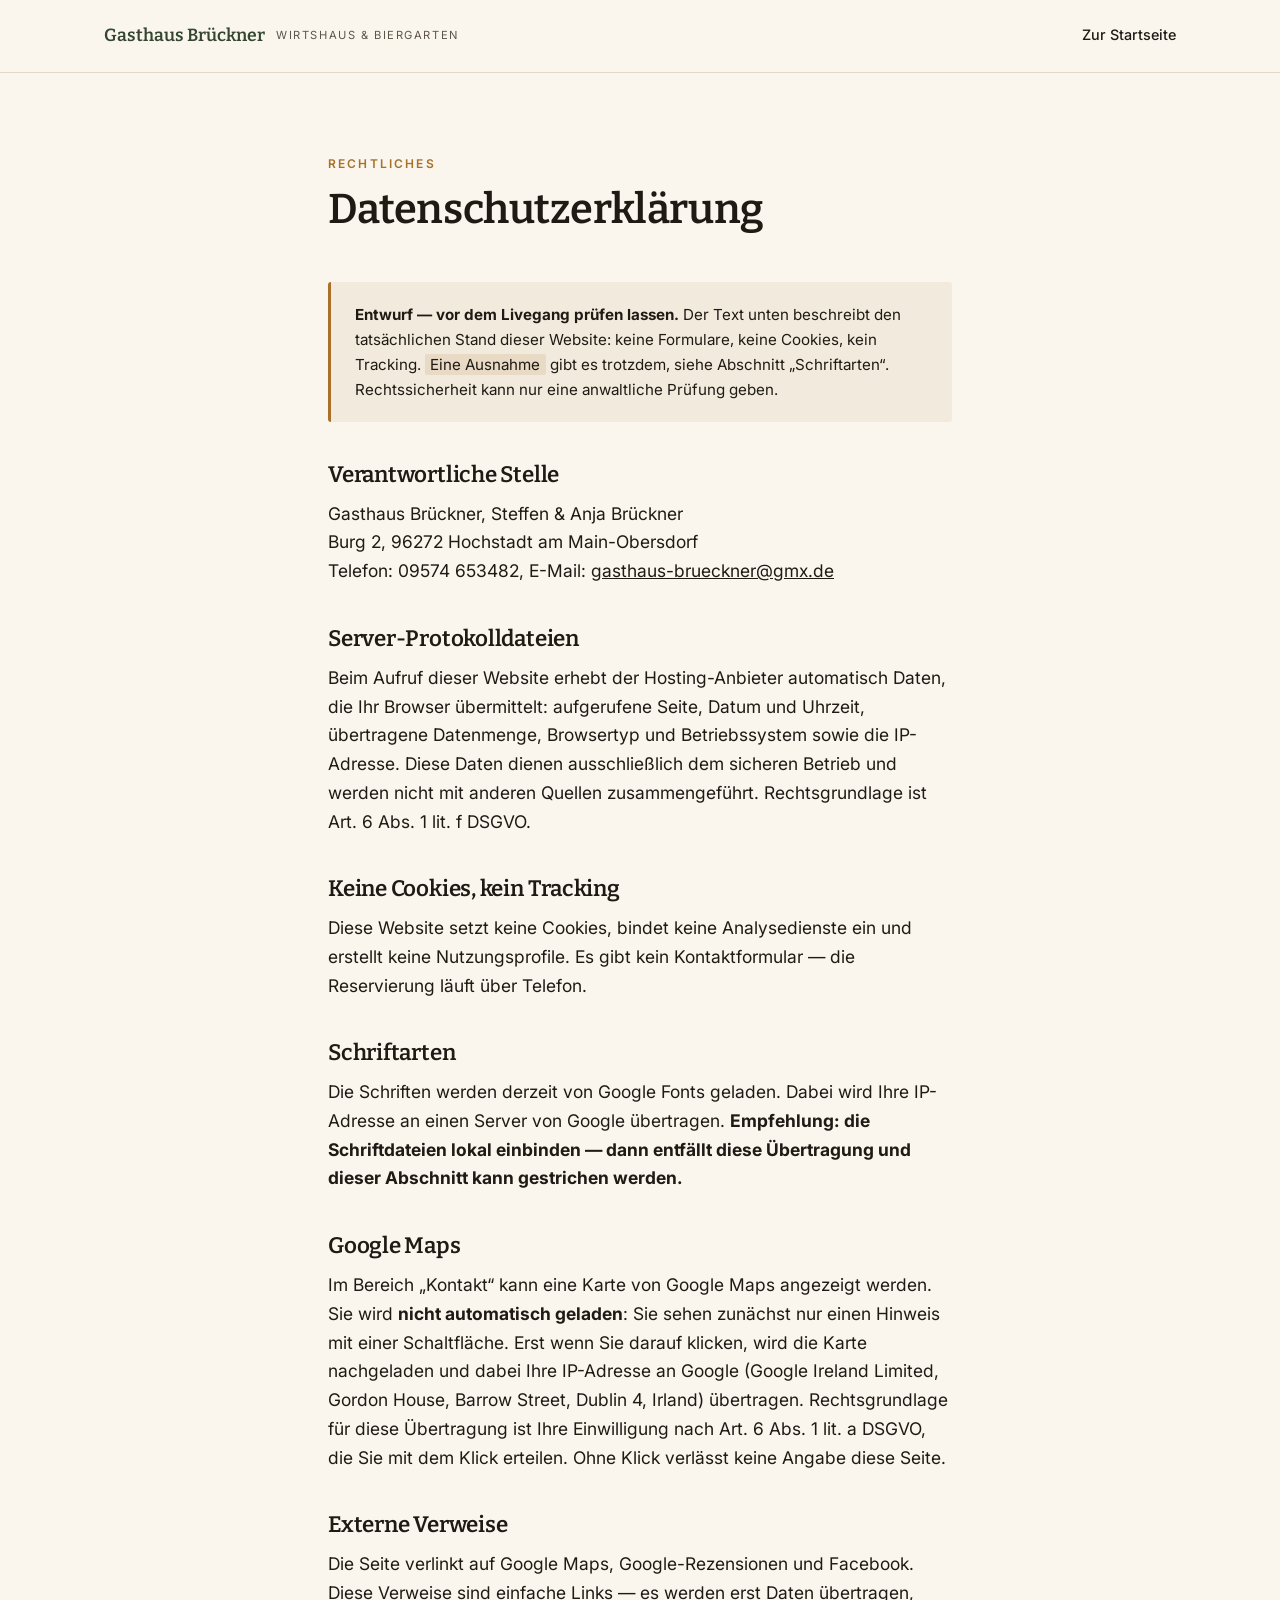
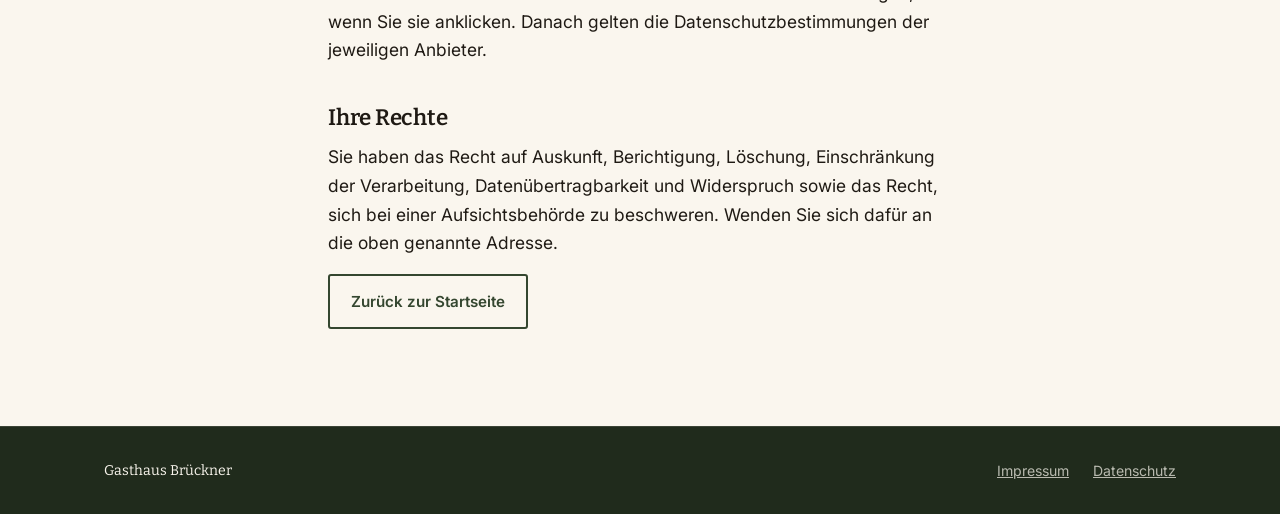
<file: datenschutz.html>
<!doctype html>
<html lang="de">
  <head>
    <meta charset="utf-8" />
    <meta name="viewport" content="width=device-width, initial-scale=1" />
    <title>Datenschutz — Gasthaus Brückner</title>
    <meta name="robots" content="noindex" />
    <link rel="preconnect" href="https://fonts.googleapis.com" />
    <link rel="preconnect" href="https://fonts.gstatic.com" crossorigin />
    <link
      href="https://fonts.googleapis.com/css2?family=Bitter:wght@500;600&family=Inter:wght@400;500;600&display=swap"
      rel="stylesheet"
    />
    <link rel="stylesheet" href="styles.css" />
  </head>

  <body>
    <header class="kopf">
      <div class="kopf__innen">
        <a class="marke" href="index.html">
          <span class="marke__name">Gasthaus Brückner</span>
          <span class="marke__zusatz">Wirtshaus &amp; Biergarten</span>
        </a>
        <nav class="nav" aria-label="Zurück">
          <a href="index.html">Zur Startseite</a>
        </nav>
      </div>
    </header>

    <main class="abschnitt rechtstext">
      <div class="abschnitt__kopf">
        <p class="kicker">Rechtliches</p>
        <h2>Datenschutzerklärung</h2>
      </div>

      <p class="hinweiskasten">
        <strong>Entwurf — vor dem Livegang prüfen lassen.</strong> Der Text
        unten beschreibt den tatsächlichen Stand dieser Website: keine
        Formulare, keine Cookies, kein Tracking. <em>Eine Ausnahme</em> gibt es
        trotzdem, siehe Abschnitt „Schriftarten“. Rechtssicherheit kann nur eine
        anwaltliche Prüfung geben.
      </p>

      <h3>Verantwortliche Stelle</h3>
      <p>
        Gasthaus Brückner, Steffen &amp; Anja Brückner<br />
        Burg 2, 96272 Hochstadt am Main-Obersdorf<br />
        Telefon: 09574 653482, E-Mail: <a href="mailto:gasthaus-brueckner@gmx.de">gasthaus-brueckner@gmx.de</a>
      </p>

      <h3>Server-Protokolldateien</h3>
      <p>
        Beim Aufruf dieser Website erhebt der Hosting-Anbieter automatisch
        Daten, die Ihr Browser übermittelt: aufgerufene Seite, Datum und Uhrzeit,
        übertragene Datenmenge, Browsertyp und Betriebssystem sowie die
        IP-Adresse. Diese Daten dienen ausschließlich dem sicheren Betrieb und
        werden nicht mit anderen Quellen zusammengeführt. Rechtsgrundlage ist
        Art. 6 Abs. 1 lit. f DSGVO.
      </p>

      <h3>Keine Cookies, kein Tracking</h3>
      <p>
        Diese Website setzt keine Cookies, bindet keine Analysedienste ein und
        erstellt keine Nutzungsprofile. Es gibt kein Kontaktformular — die
        Reservierung läuft über Telefon.
      </p>

      <h3>Schriftarten</h3>
      <p>
        Die Schriften werden derzeit von Google Fonts geladen. Dabei wird Ihre
        IP-Adresse an einen Server von Google übertragen.
        <strong>
          Empfehlung: die Schriftdateien lokal einbinden — dann entfällt diese
          Übertragung und dieser Abschnitt kann gestrichen werden.
        </strong>
      </p>

      <h3>Google Maps</h3>
      <p>
        Im Bereich „Kontakt“ kann eine Karte von Google Maps angezeigt werden.
        Sie wird <strong>nicht automatisch geladen</strong>: Sie sehen zunächst
        nur einen Hinweis mit einer Schaltfläche. Erst wenn Sie darauf klicken,
        wird die Karte nachgeladen und dabei Ihre IP-Adresse an Google
        (Google Ireland Limited, Gordon House, Barrow Street, Dublin 4, Irland)
        übertragen. Rechtsgrundlage für diese Übertragung ist Ihre
        Einwilligung nach Art. 6 Abs. 1 lit. a DSGVO, die Sie mit dem Klick
        erteilen. Ohne Klick verlässt keine Angabe diese Seite.
      </p>

      <h3>Externe Verweise</h3>
      <p>
        Die Seite verlinkt auf Google Maps, Google-Rezensionen und Facebook.
        Diese Verweise sind einfache Links — es werden erst Daten übertragen,
        wenn Sie sie anklicken. Danach gelten die Datenschutzbestimmungen der
        jeweiligen Anbieter.
      </p>

      <h3>Ihre Rechte</h3>
      <p>
        Sie haben das Recht auf Auskunft, Berichtigung, Löschung, Einschränkung
        der Verarbeitung, Datenübertragbarkeit und Widerspruch sowie das Recht,
        sich bei einer Aufsichtsbehörde zu beschweren. Wenden Sie sich dafür an
        die oben genannte Adresse.
      </p>

      <p><a class="knopf knopf--rand" href="index.html">Zurück zur Startseite</a></p>
    </main>

    <footer class="fuss">
      <div class="fuss__innen">
        <p class="fuss__marke">Gasthaus Brückner</p>
        <nav class="fuss__nav" aria-label="Rechtliches">
          <a href="impressum.html">Impressum</a>
          <a href="datenschutz.html">Datenschutz</a>
        </nav>
      </div>
    </footer>
  </body>
</html>
</file>
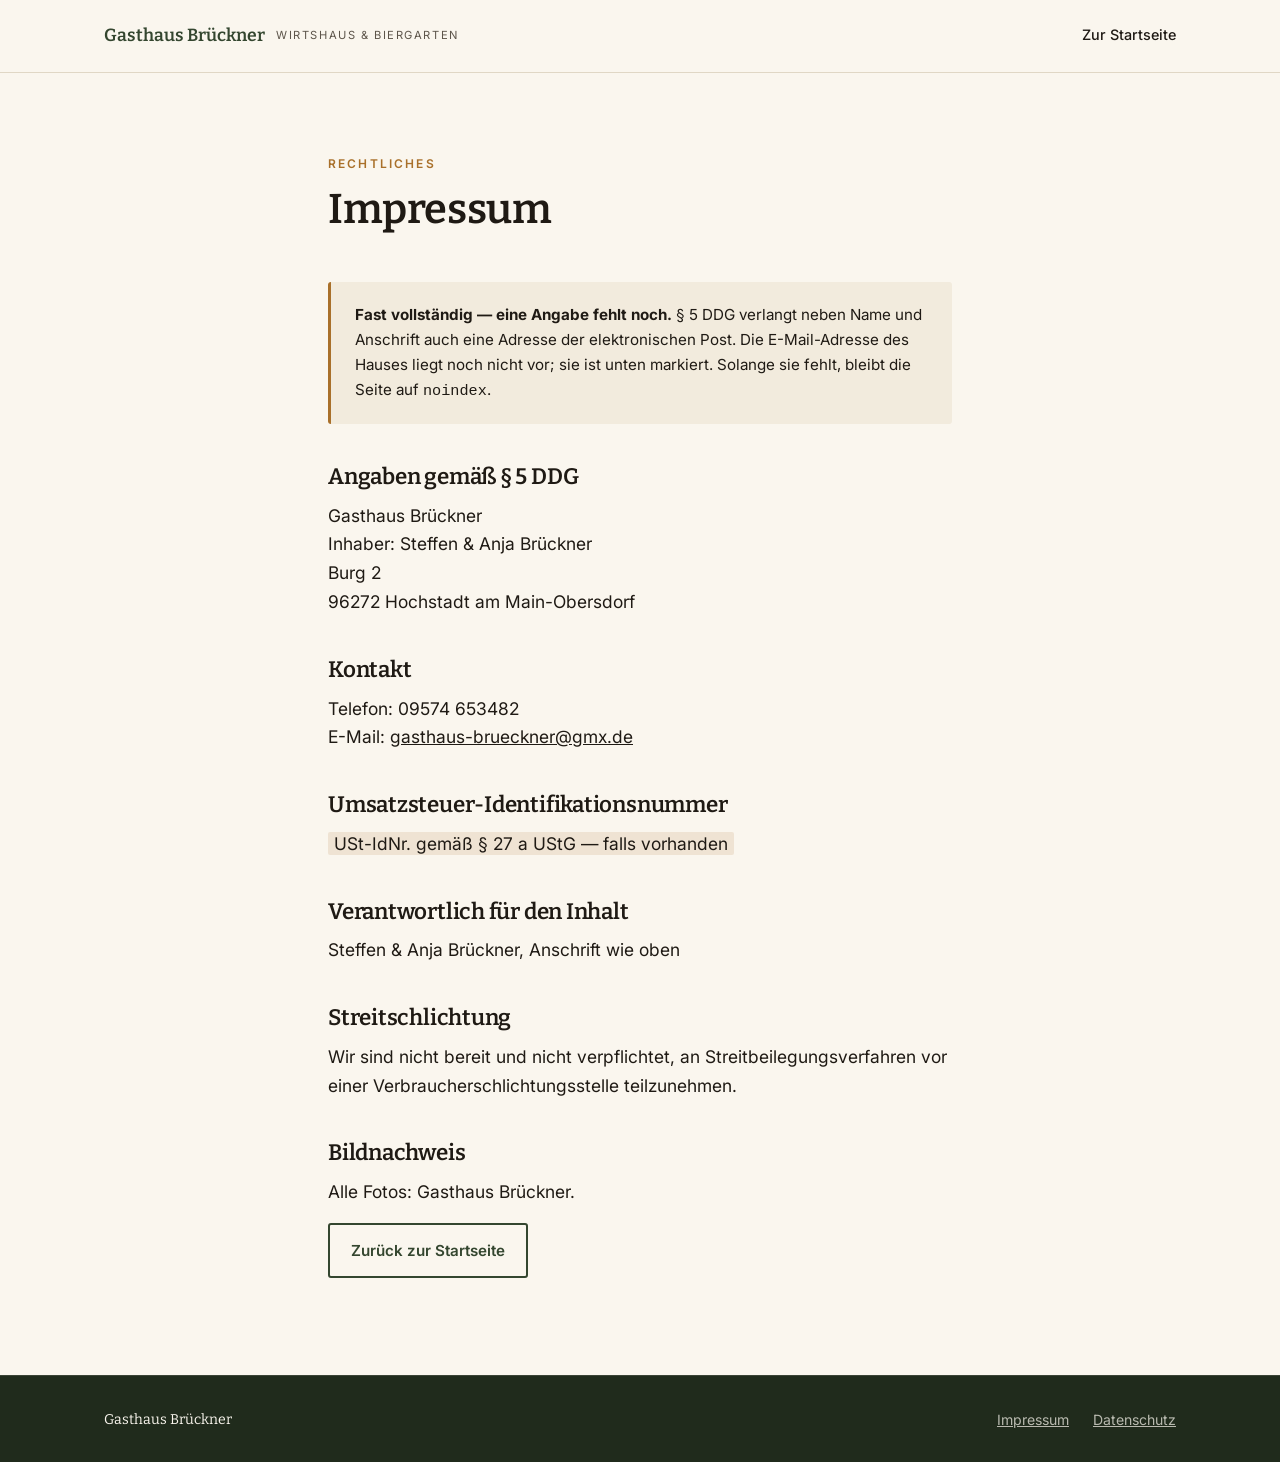
<file: impressum.html>
<!doctype html>
<html lang="de">
  <head>
    <meta charset="utf-8" />
    <meta name="viewport" content="width=device-width, initial-scale=1" />
    <title>Impressum — Gasthaus Brückner</title>
    <meta name="robots" content="noindex" />
    <link rel="preconnect" href="https://fonts.googleapis.com" />
    <link rel="preconnect" href="https://fonts.gstatic.com" crossorigin />
    <link
      href="https://fonts.googleapis.com/css2?family=Bitter:wght@500;600&family=Inter:wght@400;500;600&display=swap"
      rel="stylesheet"
    />
    <link rel="stylesheet" href="styles.css" />
  </head>

  <body>
    <header class="kopf">
      <div class="kopf__innen">
        <a class="marke" href="index.html">
          <span class="marke__name">Gasthaus Brückner</span>
          <span class="marke__zusatz">Wirtshaus &amp; Biergarten</span>
        </a>
        <nav class="nav" aria-label="Zurück">
          <a href="index.html">Zur Startseite</a>
        </nav>
      </div>
    </header>

    <main class="abschnitt rechtstext">
      <div class="abschnitt__kopf">
        <p class="kicker">Rechtliches</p>
        <h2>Impressum</h2>
      </div>

      <p class="hinweiskasten">
        <strong>Fast vollständig — eine Angabe fehlt noch.</strong> § 5 DDG
        verlangt neben Name und Anschrift auch eine Adresse der elektronischen
        Post. Die E-Mail-Adresse des Hauses liegt noch nicht vor; sie ist unten
        markiert. Solange sie fehlt, bleibt die Seite auf <code>noindex</code>.
      </p>

      <h3>Angaben gemäß § 5 DDG</h3>
      <p>
        Gasthaus Brückner<br />
        Inhaber: Steffen &amp; Anja Brückner<br />
        Burg 2<br />
        96272 Hochstadt am Main-Obersdorf
      </p>

      <h3>Kontakt</h3>
      <p>
        Telefon: 09574 653482<br />
        E-Mail: <a href="mailto:gasthaus-brueckner@gmx.de">gasthaus-brueckner@gmx.de</a>
      </p>

      <h3>Umsatzsteuer-Identifikationsnummer</h3>
      <p><em>USt-IdNr. gemäß § 27 a UStG — falls vorhanden</em></p>

      <h3>Verantwortlich für den Inhalt</h3>
      <p>Steffen &amp; Anja Brückner, Anschrift wie oben</p>

      <h3>Streitschlichtung</h3>
      <p>
        Wir sind nicht bereit und nicht verpflichtet, an Streitbeilegungsverfahren
        vor einer Verbraucherschlichtungsstelle teilzunehmen.
      </p>

      <h3>Bildnachweis</h3>
      <p>Alle Fotos: Gasthaus Brückner.</p>

      <p><a class="knopf knopf--rand" href="index.html">Zurück zur Startseite</a></p>
    </main>

    <footer class="fuss">
      <div class="fuss__innen">
        <p class="fuss__marke">Gasthaus Brückner</p>
        <nav class="fuss__nav" aria-label="Rechtliches">
          <a href="impressum.html">Impressum</a>
          <a href="datenschutz.html">Datenschutz</a>
        </nav>
      </div>
    </footer>
  </body>
</html>
</file>
<file: styles.css>
/* ============================================================
   Gasthaus Brückner
   Kein Framework, kein Build. Eine Datei, die man in fünf Jahren
   noch versteht.

   Typo: Bitter (Überschriften, Slab-Serif — wirtshausnah ohne
   Kitsch) / Inter (Fließtext)
   Farben: Laub, Messing, Papier
   ============================================================ */

:root {
  --laub: #34462f;
  --laub-tief: #202b1c;
  /* Aus dem Logo des Hauses: „Brückner" steht dort in einem Oliv-Grün.
     --oliv ist die abgedunkelte Fassung für Text auf hellem Grund, die
     Originalhelligkeit hätte auf Creme zu wenig Kontrast. */
  --oliv: #6f8a1e;
  --oliv-hell: #a8c23c;
  --messing: #a9702a;
  --messing-hell: #c98d3f;
  --papier: #faf6ee;
  --papier-warm: #f2ebdd;
  --tinte: #1f1a14;
  --tinte-weich: #5d554a;
  --linie: #e0d7c5;

  --breite: 74rem;
  --rand: clamp(1.25rem, 5vw, 3.5rem);
  /* Mindesthöhe der Kopfzeile aus dem Entwurf. */
  --kopfhoehe: 4.5rem;
  /* Die tatsächlich gemessene Gesamthöhe inklusive Urlaubsband; script.js
     schreibt sie. Der Startwert gilt, solange kein JavaScript läuft. */
  --kopf-ist: 7rem;

  --rund: 3px;
  --schatten: 0 1px 2px rgba(31, 26, 20, 0.05), 0 8px 24px rgba(31, 26, 20, 0.06);
}

*,
*::before,
*::after {
  box-sizing: border-box;
}

html {
  scroll-behavior: smooth;
  /* Sprungziele landen sonst unter der festen Kopfzeile. */
  scroll-padding-top: calc(var(--kopf-ist) + 1rem);
  -webkit-text-size-adjust: 100%;
}

@media (prefers-reduced-motion: reduce) {
  html {
    scroll-behavior: auto;
  }

  *,
  *::before,
  *::after {
    animation-duration: 0.01ms !important;
    transition-duration: 0.01ms !important;
  }
}

body {
  margin: 0;
  background: var(--papier);
  color: var(--tinte);
  font-family: 'Inter', system-ui, sans-serif;
  font-size: clamp(1rem, 0.97rem + 0.15vw, 1.09rem);
  line-height: 1.65;
  /* Der blaue Kasten, den Android beim Antippen über Links legt, sieht auf
     einer sonst ruhigen Seite nach Fehler aus. Ein warmer Hauch reicht als
     Rückmeldung. */
  -webkit-tap-highlight-color: rgba(169, 112, 42, 0.18);
}

img {
  max-width: 100%;
  height: auto;
  display: block;
}

h1,
h2,
h3 {
  font-family: 'Bitter', Georgia, serif;
  font-weight: 600;
  line-height: 1.15;
  letter-spacing: -0.01em;
  margin: 0;
  text-wrap: balance;
}

h1 {
  font-size: clamp(2.1rem, 1.4rem + 3.2vw, 4rem);
}

h2 {
  font-size: clamp(1.6rem, 1.2rem + 1.8vw, 2.6rem);
}

h3 {
  font-size: clamp(1.15rem, 1.05rem + 0.5vw, 1.4rem);
}

a {
  color: inherit;
}

p {
  margin: 0 0 1rem;
}

/* Sichtbarer Fokus überall — die Seite wird auch mit Tastatur bedient. */
:focus-visible {
  outline: 3px solid var(--messing);
  outline-offset: 3px;
}

.skip {
  position: absolute;
  left: -9999px;
  top: 0;
  z-index: 100;
  padding: 0.75rem 1.25rem;
  background: var(--laub);
  color: var(--papier);
}

.skip:focus {
  left: 0;
}

.kicker {
  margin: 0 0 0.75rem;
  font-size: 0.75rem;
  font-weight: 600;
  letter-spacing: 0.18em;
  text-transform: uppercase;
  color: var(--messing);
}

.kicker--hell {
  color: var(--messing-hell);
}

/* ---------- Knöpfe ----------
   Der Anrufknopf trägt Aufforderung UND Nummer. Wer am Telefon steht,
   soll die Nummer sehen, ohne erst suchen zu müssen. */

.knopf {
  display: inline-flex;
  align-items: center;
  gap: 0.6rem;
  padding: 0.8rem 1.3rem;
  border: 2px solid transparent;
  border-radius: var(--rund);
  font-weight: 600;
  font-size: 0.95rem;
  text-decoration: none;
  transition: background-color 0.18s ease, color 0.18s ease, border-color 0.18s ease;
}

.knopf--voll {
  background: var(--laub);
  border-color: var(--laub);
  color: var(--papier);
}

.knopf--voll:hover {
  background: var(--laub-tief);
  border-color: var(--laub-tief);
}

.knopf--rand {
  border-color: var(--laub);
  color: var(--laub);
}

.knopf--rand:hover {
  background: var(--laub);
  color: var(--papier);
}

.knopf--hell {
  background: var(--papier);
  border-color: var(--papier);
  color: var(--laub-tief);
}

.knopf--hell:hover {
  background: var(--messing-hell);
  border-color: var(--messing-hell);
  color: var(--tinte);
}

.knopf--rand-hell {
  border-color: rgba(250, 246, 238, 0.45);
  color: var(--papier);
}

.knopf--rand-hell:hover {
  border-color: var(--papier);
  background: rgba(250, 246, 238, 0.1);
}

.knopf--gross {
  padding: 0.95rem 1.6rem;
  font-size: 1rem;
}

.knopf--klein {
  padding: 0.55rem 1rem;
  font-size: 0.85rem;
}

.knopf__zeile {
  display: block;
  font-size: 0.72rem;
  font-weight: 500;
  letter-spacing: 0.1em;
  text-transform: uppercase;
  opacity: 0.8;
}

.knopf__nummer {
  display: block;
  font-size: 1.1rem;
  font-variant-numeric: tabular-nums;
}

/* ---------- Kopfzeile ---------- */

.kopf {
  position: sticky;
  top: 0;
  z-index: 50;
  background: rgba(250, 246, 238, 0.94);
  border-bottom: 1px solid var(--linie);
  /* -webkit- zuerst: Safari auf dem iPhone kennt die Eigenschaft bis heute
     nur mit Präfix. Ohne sie bliebe die Leiste dort halbdurchsichtig ohne
     Unschärfe — der Text darunter scheint durch. */
  -webkit-backdrop-filter: blur(10px);
  backdrop-filter: blur(10px);
}

.kopf__innen {
  max-width: var(--breite);
  margin: 0 auto;
  padding: 0 var(--rand);
  min-height: var(--kopfhoehe);
  display: flex;
  align-items: center;
  justify-content: space-between;
  gap: 1rem;
}

/* ---------- Urlaubsband ----------
   Ein schmaler Streifen am unteren Rand der Kopfzeile. Weil er Teil der
   klebenden Kopfzeile ist, wandert er ohne eigene Klebe-Regel mit — zwei
   getrennt klebende Elemente mit `top: 0` würden sich überlagern.

   Bewusst kräftig gefärbt: der Streifen ist niedrig, er muss über die Farbe
   auffallen, nicht über die Größe. */

.urlaubsband {
  background: var(--messing);
  color: #21170a;
  border-top: 1px solid rgba(33, 23, 10, 0.15);
}

.urlaubsband__text {
  max-width: var(--breite);
  margin: 0 auto;
  padding: 0.42rem var(--rand);
  display: flex;
  flex-wrap: wrap;
  align-items: baseline;
  justify-content: center;
  gap: 0.35rem 0.8rem;
  font-size: 0.85rem;
  line-height: 1.35;
  text-align: center;
}

.urlaubsband__marke {
  font-weight: 700;
  letter-spacing: 0.12em;
  text-transform: uppercase;
  font-size: 0.72rem;
}

/* Auf schmalen Bildschirmen ist die Zeile sonst dreizeilig. Das Datum und
   das „geschlossen" müssen stehen bleiben, der Zusatz kann weg — er steht
   weiter unten im Kontaktbereich noch einmal. */
@media (max-width: 30rem) {
  .urlaubsband__ab {
    display: none;
  }
}

.marke {
  display: flex;
  align-items: center;
  gap: 0.7rem;
  text-decoration: none;
  line-height: 1.2;
}

.marke__zeichen {
  width: clamp(2.1rem, 5vw, 2.75rem);
  height: auto;
  flex: 0 0 auto;
}

.marke__text {
  display: block;
}

/* Die Wortmarke nimmt die Zweifarbigkeit des Logos auf: „Gasthaus" im
   dunklen Grün, „Brückner" im Oliv. Steht das echte Zeichen daneben,
   passen beide zusammen; fehlt es, trägt die Schrift die Marke allein. */
.marke__name {
  display: block;
  font-family: 'Bitter', Georgia, serif;
  font-weight: 600;
  font-size: 1.1rem;
  color: var(--laub);
}

.marke__name em {
  font-style: normal;
  color: var(--oliv);
}

.marke__zusatz {
  display: block;
  font-size: 0.7rem;
  letter-spacing: 0.14em;
  text-transform: uppercase;
  color: var(--tinte-weich);
}

.nav {
  display: flex;
  align-items: center;
  gap: clamp(1rem, 2.2vw, 2rem);
}

.nav > a:not(.knopf) {
  font-size: 0.9rem;
  font-weight: 500;
  text-decoration: none;
  padding: 0.25rem 0;
  border-bottom: 2px solid transparent;
}

.nav > a:not(.knopf):hover {
  border-bottom-color: var(--messing);
}

.nav-schalter {
  display: none;
  align-items: center;
  gap: 0.5rem;
  padding: 0.5rem 0.75rem;
  background: none;
  border: 1px solid var(--linie);
  border-radius: var(--rund);
  font: inherit;
  font-size: 0.85rem;
  font-weight: 600;
  cursor: pointer;
}

.nav-schalter__balken,
.nav-schalter__balken::before,
.nav-schalter__balken::after {
  display: block;
  width: 18px;
  height: 2px;
  background: var(--tinte);
}

.nav-schalter__balken {
  position: relative;
}

.nav-schalter__balken::before,
.nav-schalter__balken::after {
  content: '';
  position: absolute;
  left: 0;
}

.nav-schalter__balken::before {
  top: -6px;
}

.nav-schalter__balken::after {
  top: 6px;
}

@media (max-width: 54rem) {
  .nav-schalter {
    display: flex;
  }

  /* Geschlossen heißt display:none, nicht nur unsichtbar — sonst wandert der
     Tastaturfokus in ein Menü, das niemand sieht.
     Bewusst über eine Klasse statt über das hidden-Attribut: `hidden` wirkt
     nur mit der Stärke des Browser-Stylesheets und würde von der
     display-Regel dieser Klasse überstimmt. Das Menü wäre dann „hidden"
     und trotzdem sichtbar. */
  .nav {
    display: none;
    position: absolute;
    top: 100%;
    left: 0;
    right: 0;
    flex-direction: column;
    align-items: stretch;
    gap: 0;
    padding: 0.5rem var(--rand) 1.25rem;
    background: var(--papier);
    border-bottom: 1px solid var(--linie);
    box-shadow: var(--schatten);
  }

  .nav--offen {
    display: flex;
  }

  .nav > a:not(.knopf) {
    padding: 0.85rem 0;
    border-bottom: 1px solid var(--linie);
  }

  .nav > .knopf {
    margin-top: 1rem;
    justify-content: center;
  }
}

/* ---------- Aufmacher ---------- */

.buehne {
  position: relative;
  isolation: isolate;
  /* vh als Rückfallebene, svh für alles Neuere.
     Auf dem Handy zählt `vh` die Höhe OHNE die Adressleiste mit — beim
     Scrollen fährt die Leiste ein, die Bühne wird plötzlich höher und das
     Bild springt. `svh` rechnet mit der kleinen, stabilen Höhe. */
  min-height: min(84vh, 46rem);
  min-height: min(84svh, 46rem);
  display: flex;
  align-items: flex-end;
  padding: clamp(3rem, 10vh, 7rem) var(--rand);
  overflow: hidden;
}

.buehne__bild {
  position: absolute;
  inset: 0;
  z-index: -2;
}

.buehne__bild img {
  width: 100%;
  height: 100%;
  object-fit: cover;
  object-position: center 42%;
}

/* Zwei Verläufe statt einem flachen Schleier: unten trägt die Schrift,
   oben bleibt der Baum sichtbar. Ein gleichmäßiger Schleier würde das
   Bild grau machen, ohne die Lesbarkeit besser zu lösen. */
.buehne::after {
  content: '';
  position: absolute;
  inset: 0;
  z-index: -1;
  background: linear-gradient(
      to top,
      rgba(20, 27, 17, 0.93) 0%,
      rgba(20, 27, 17, 0.75) 34%,
      rgba(20, 27, 17, 0.25) 68%,
      rgba(20, 27, 17, 0.35) 100%
    );
}

.buehne__inhalt {
  position: relative;
  max-width: var(--breite);
  margin: 0 auto;
  width: 100%;
  color: var(--papier);
}

/* Die Vorzeile lag als heller Text auf hellem Laub und ging unter. Statt sie
   nur größer oder greller zu machen, bekommt sie einen eigenen Grund: ein
   dunkles Schild, das den Bildhintergrund an dieser Stelle ersetzt. Damit ist
   sie auf JEDEM Foto lesbar — auch wenn das Bild später getauscht wird. */
.buehne__ort {
  display: inline-flex;
  align-items: center;
  gap: 0.55rem;
  margin: 0 0 1rem;
  padding: 0.42rem 0.9rem;
  border-radius: var(--rund);
  background: rgba(20, 27, 17, 0.72);
  border: 1px solid rgba(201, 141, 63, 0.55);
  -webkit-backdrop-filter: blur(6px);
  backdrop-filter: blur(6px);
  font-size: 0.78rem;
  font-weight: 600;
  letter-spacing: 0.2em;
  text-transform: uppercase;
  color: #f0d9b4;
}

/* Kleiner Strich davor — setzt die Zeile als Auszeichnung, nicht als Satz. */
.buehne__ort::before {
  content: '';
  width: 1.4rem;
  height: 2px;
  background: var(--messing-hell);
  flex: 0 0 auto;
}

.buehne h1 {
  max-width: 16ch;
  text-shadow: 0 2px 24px rgba(20, 27, 17, 0.5);
}

.buehne__text {
  margin: 1.25rem 0 0;
  max-width: 46ch;
  color: rgba(250, 246, 238, 0.9);
}

.buehne__knoepfe {
  display: flex;
  flex-wrap: wrap;
  gap: 0.85rem;
  margin-top: 2rem;
}

/* Der Öffnungsstatus wird von script.js gesetzt. Ohne JavaScript bleibt
   die Zeile ausgeblendet — die Zeiten stehen ohnehin dreimal auf der Seite. */
.status {
  display: inline-flex;
  align-items: center;
  gap: 0.55rem;
  margin: 1.5rem 0 0;
  padding: 0.4rem 0.9rem;
  border-radius: 999px;
  background: rgba(250, 246, 238, 0.13);
  border: 1px solid rgba(250, 246, 238, 0.25);
  font-size: 0.85rem;
  font-weight: 500;
}

.status__punkt {
  width: 8px;
  height: 8px;
  border-radius: 50%;
  background: #7bbd6a;
}

.status--zu .status__punkt {
  background: #d98b5f;
}

/* ---------- Schnellinfo ---------- */

.infos {
  background: var(--laub);
  color: var(--papier);
}

.infos__raster {
  max-width: var(--breite);
  margin: 0 auto;
  padding: clamp(2rem, 5vw, 3rem) var(--rand);
  display: grid;
  gap: clamp(1.5rem, 4vw, 3rem);
  grid-template-columns: repeat(auto-fit, minmax(min(100%, 15rem), 1fr));
}

.info__titel {
  font-family: 'Inter', system-ui, sans-serif;
  font-size: 0.72rem;
  font-weight: 600;
  letter-spacing: 0.18em;
  text-transform: uppercase;
  color: var(--messing-hell);
  margin-bottom: 0.6rem;
}

.info__gross {
  margin: 0 0 0.5rem;
  font-family: 'Bitter', Georgia, serif;
  font-size: 1.35rem;
  font-weight: 600;
}

.info__gross a {
  text-decoration: none;
  border-bottom: 2px solid rgba(201, 141, 63, 0.6);
}

.info__gross a:hover {
  border-bottom-color: var(--messing-hell);
}

.info__klein {
  margin: 0;
  font-size: 0.9rem;
  color: rgba(250, 246, 238, 0.78);
}

/* ---------- Abschnitte ---------- */

.abschnitt {
  max-width: var(--breite);
  margin: 0 auto;
  padding: clamp(3.5rem, 9vh, 6.5rem) var(--rand);
}

.abschnitt--hell,
.abschnitt--dunkel {
  max-width: none;
}

.abschnitt--hell {
  background: var(--papier-warm);
}

.abschnitt--dunkel {
  background: var(--laub-tief);
  color: var(--papier);
}

/* Die Vollbreiten-Abschnitte brauchen innen wieder die Spaltenbreite. */
.abschnitt--hell > *,
.abschnitt--dunkel > * {
  max-width: var(--breite);
  margin-left: auto;
  margin-right: auto;
}

.abschnitt__kopf {
  max-width: 34rem;
  margin-bottom: clamp(2rem, 5vw, 3rem);
}

.abschnitt__vorspann {
  margin: 1rem 0 0;
  color: var(--tinte-weich);
}

.abschnitt--dunkel .abschnitt__vorspann {
  color: rgba(250, 246, 238, 0.75);
}

/* ---------- Zwei Spalten ---------- */

.zweispalt {
  display: grid;
  gap: clamp(2rem, 5vw, 4rem);
  grid-template-columns: 1fr;
  align-items: start;
}

@media (min-width: 54rem) {
  .zweispalt {
    grid-template-columns: 1fr 0.85fr;
  }
}

.merkmale {
  list-style: none;
  margin: 1.75rem 0 0;
  padding: 0;
}

.merkmale li {
  position: relative;
  padding-left: 1.75rem;
  margin-bottom: 0.75rem;
}

.merkmale li::before {
  content: '';
  position: absolute;
  left: 0;
  top: 0.65em;
  width: 0.7rem;
  height: 2px;
  background: var(--messing);
}

.zweispalt__bild {
  margin: 0;
}

.zweispalt__bild img {
  width: 100%;
  border-radius: var(--rund);
  box-shadow: var(--schatten);
}

figcaption {
  margin-top: 0.75rem;
  font-size: 0.85rem;
  color: var(--tinte-weich);
}

/* ---------- Scroll-Choreografie ----------
   Alle Startzustände hängen an .js-anim, das scroll.js selbst setzt.
   Stünden sie unbedingt hier, wäre die Seite leer, wenn das Skript nicht
   lädt — oder bei prefers-reduced-motion. */

.fortschritt {
  position: fixed;
  top: 0;
  left: 0;
  right: 0;
  height: 3px;
  z-index: 70;
  background: rgba(31, 26, 20, 0.08);
}

.fortschritt__fuellung {
  height: 100%;
  background: var(--messing);
  transform: scaleX(0);
  transform-origin: 0 50%;
}

/* Ein Wort in seiner Maske. Ohne die Unterlängen-Reserve schneidet der
   Kasten g, y und ß ab. */
.maske {
  display: inline-block;
  overflow: hidden;
  vertical-align: bottom;
  padding-bottom: 0.14em;
  margin-bottom: -0.14em;
  margin-right: 0.24em;
}

.js-anim .maske__wort {
  display: inline-block;
  transform: translateY(105%);
  transition: transform 0.85s cubic-bezier(0.16, 1, 0.3, 1);
}

.js-anim .ist-da .maske__wort {
  transform: translateY(0);
}

.js-anim [data-auf],
.js-anim .auf {
  opacity: 0;
  transform: translateY(26px);
  transition: opacity 0.7s ease, transform 0.7s cubic-bezier(0.16, 1, 0.3, 1);
}

.js-anim [data-auf].ist-da,
.js-anim .auf.ist-da {
  opacity: 1;
  transform: none;
}

/* Der Statuskasten wird von script.js per hidden freigeschaltet — die
   Reveal-Regel darf ihn nicht vorher sichtbar machen. */
.js-anim .status[hidden] {
  display: none;
}

[data-parallax] {
  will-change: transform;
}

/* ---------- Waagerechte Passage ----------
   Die Höhe des Rahmens setzt scroll.js: so weit, wie seitwärts zu fahren
   ist, so weit muss man scrollen. */

/* Die Passage bricht aus der Spaltenbreite des Abschnitts aus — sie soll
   über die ganze Fensterbreite fahren, nicht in einer Spalte stecken. */
.abschnitt--hell > .passage {
  max-width: none;
}

.passage__buehne {
  position: sticky;
  top: 0;
  height: 100svh;
  display: flex;
  align-items: center;
  overflow: hidden;
}

.passage__spur {
  display: flex;
  align-items: stretch;
  gap: clamp(1rem, 2vw, 2rem);
  padding-inline: var(--rand);
  will-change: transform;
}

.gang {
  flex: 0 0 auto;
  display: flex;
  flex-direction: column;
  width: clamp(16rem, 24vw, 21rem);
  padding: 1.75rem;
  background: var(--papier);
  border: 1px solid var(--linie);
  border-radius: var(--rund);
  box-shadow: var(--schatten);
}

.gang--breit {
  width: clamp(18rem, 30vw, 27rem);
}

.gang--ruf,
.gang--feier {
  justify-content: center;
  border-color: var(--messing);
  background: #fffaf1;
}

/* Die Feier-Karte ist ein Angebot, kein Gericht — sie darf breiter stehen. */
.gang--feier {
  width: clamp(17rem, 26vw, 24rem);
  border-color: var(--laub);
  background: var(--laub);
  color: var(--papier);
}

.gang--feier .gang__marke {
  color: var(--messing-hell);
}

.gang--feier h3 {
  border-bottom-color: rgba(250, 246, 238, 0.25);
}

.gang--feier .gang__text {
  color: rgba(250, 246, 238, 0.85);
}

.gang--feier .knopf--voll {
  background: var(--papier);
  border-color: var(--papier);
  color: var(--laub-tief);
}

.gang--feier .knopf--voll:hover {
  background: var(--messing-hell);
  border-color: var(--messing-hell);
}

.gang--ruf .knopf {
  align-self: flex-start;
  margin-top: 1.25rem;
}

.gang__marke {
  margin: 0 0 0.35rem;
  font-size: 0.72rem;
  font-weight: 600;
  letter-spacing: 0.18em;
  text-transform: uppercase;
  color: var(--messing);
}

.gang h3 {
  padding-bottom: 0.7rem;
  margin-bottom: 1rem;
  border-bottom: 2px solid var(--linie);
}

.gang__figur {
  margin: 0 0 1.25rem;
  border-radius: var(--rund);
  overflow: hidden;
}

.gang__figur img {
  width: 100%;
  aspect-ratio: 4 / 3;
  object-fit: cover;
}

.gang__text {
  font-size: 0.92rem;
  color: var(--tinte-weich);
}

.gang__preis {
  margin: auto 0 0;
  font-family: 'Bitter', Georgia, serif;
  font-size: 1.4rem;
  font-weight: 600;
  color: var(--messing);
}

/* Unter 54 rem gibt es keine Passage: die Karten stehen untereinander.
   Seitwärts scrollen auf dem Handy ist die schlechtere Bedienung, und die
   feste Rufleiste unten käme der Bühne in die Quere. */
@media (max-width: 54rem) {
  .passage {
    /* Überschreibt die von scroll.js gesetzte Inline-Höhe. */
    height: auto !important;
  }

  .passage__buehne {
    position: static;
    height: auto;
    display: block;
    overflow: visible;
  }

  .passage__spur {
    flex-direction: column;
    padding-inline: 0;
    gap: 1.25rem;
    transform: none !important;
  }

  .gang,
  .gang--breit {
    width: 100%;
  }

  .gang__preis {
    margin-top: 1rem;
  }
}

/* ---------- Speisekarte ---------- */

.speisen {
  list-style: none;
  margin: 0;
  padding: 0;
}

.speise {
  display: flex;
  align-items: baseline;
  justify-content: space-between;
  gap: 1rem;
  padding: 0.7rem 0;
  border-bottom: 1px dotted var(--linie);
}

.speise:last-child {
  border-bottom: 0;
}

.speise__name {
  display: block;
  font-weight: 600;
}

.speise__dazu {
  display: block;
  font-size: 0.88rem;
  color: var(--tinte-weich);
  line-height: 1.45;
}

.speise__preis {
  flex: 0 0 auto;
  font-weight: 600;
  color: var(--messing);
  /* Hält die Preisspalte in einer Flucht. */
  font-variant-numeric: tabular-nums;
  /* Ohne das kann auf schmalen Bildschirmen das Euro-Zeichen in die
     nächste Zeile rutschen und der Preis steht zweizeilig da. */
  white-space: nowrap;
}

.karte__fuss {
  display: grid;
  gap: clamp(1.5rem, 4vw, 3rem);
  align-items: center;
  margin-top: clamp(2.5rem, 6vw, 4rem);
  padding-top: clamp(2rem, 5vw, 3rem);
  border-top: 1px solid var(--linie);
}

@media (min-width: 46rem) {
  .karte__fuss {
    grid-template-columns: 0.55fr 1fr;
  }
}

.aushang {
  margin: 0;
}

.aushang img {
  width: 100%;
  border-radius: var(--rund);
  box-shadow: var(--schatten);
}

.karte__hinweise p {
  font-size: 0.9rem;
  color: var(--tinte-weich);
}

.karte__hinweise .knopf {
  margin-top: 0.75rem;
}


/* ---------- Galerie ---------- */

/* ---------- Stimmen ---------- */

.stimmen {
  background: var(--papier-warm);
  border-block: 1px solid var(--linie);
}

.stimmen__innen {
  max-width: var(--breite);
  margin: 0 auto;
  padding: clamp(3rem, 8vh, 5rem) var(--rand);
  display: grid;
  gap: clamp(2rem, 5vw, 4rem);
  align-items: center;
}

@media (min-width: 48rem) {
  .stimmen__innen {
    grid-template-columns: auto 1fr;
  }
}

.stimmen__wertung {
  text-align: center;
  padding: clamp(1.5rem, 3vw, 2.25rem);
  background: var(--papier);
  border: 1px solid var(--linie);
  border-radius: var(--rund);
  box-shadow: var(--schatten);
}

.sterne {
  margin: 0;
  font-size: 1.5rem;
  letter-spacing: 0.1em;
  color: var(--messing);
}

/* Der halbe Stern: derselbe Buchstabe, zur Hälfte in Blassgrau. Ein
   Halbstern-Zeichen gibt es in der Schrift nicht, und ein Bild dafür
   wäre eine Datei mehr für vier Pixel Unterschied. */
.sterne--halb {
  background: linear-gradient(to right, var(--messing) 50%, var(--linie) 50%);
  -webkit-background-clip: text;
  background-clip: text;
  color: transparent;
}

.stimmen__zahl {
  margin: 0.75rem 0 0;
  font-family: 'Bitter', Georgia, serif;
  font-size: 1.1rem;
}

.stimmen__zahl strong {
  font-size: 2.2rem;
  display: block;
  line-height: 1;
}

.stimmen__quelle {
  margin: 0.35rem 0 0;
  font-size: 0.82rem;
  color: var(--tinte-weich);
}

/* ---------- Slideshow ---------- */

.schau {
  position: relative;
}

.schau__leiste {
  display: flex;
  justify-content: flex-end;
  gap: 0.5rem;
  margin-bottom: 1rem;
}

.schau__pfeil {
  width: 2.75rem;
  height: 2.75rem;
  border: 1px solid var(--linie);
  border-radius: 50%;
  background: var(--papier);
  color: var(--tinte);
  font-size: 1.5rem;
  line-height: 1;
  cursor: pointer;
}

.schau__pfeil:hover {
  border-color: var(--messing);
  color: var(--messing);
}

/* Ohne Zeigegerät sind die Pfeile überflüssig — dort wischt man. */
@media (hover: none) {
  .schau__leiste {
    display: none;
  }
}

.galerie {
  list-style: none;
  margin: 0;
  padding: 0 0 1rem;
  display: flex;
  gap: clamp(0.75rem, 2vw, 1.25rem);
  overflow-x: auto;
  scroll-snap-type: x mandatory;
  /* Ohne das löst ein Wisch am Ende der Bilderreihe die Zurück-Geste des
     Browsers aus — man wollte das nächste Foto und landet auf der
     vorherigen Seite. */
  overscroll-behavior-x: contain;
  /* Damit der Fokusring der Knöpfe nicht abgeschnitten wird. */
  scroll-padding: 0.25rem;
  scrollbar-width: thin;
}

.galerie > li {
  flex: 0 0 clamp(15rem, 30vw, 22rem);
  scroll-snap-align: start;
}

.galerie__knopf {
  position: relative;
  display: block;
  width: 100%;
  padding: 0;
  border: 0;
  border-radius: var(--rund);
  overflow: hidden;
  background: var(--papier-warm);
  cursor: zoom-in;
  font: inherit;
  color: inherit;
}

.galerie__knopf img {
  width: 100%;
  aspect-ratio: 4 / 3;
  object-fit: cover;
  transition: transform 0.4s ease;
}

.galerie__knopf:hover img {
  transform: scale(1.04);
}

.galerie__text {
  position: absolute;
  left: 0;
  right: 0;
  bottom: 0;
  padding: 2.5rem 0.9rem 0.75rem;
  text-align: left;
  font-size: 0.85rem;
  color: var(--papier);
  background: linear-gradient(to top, rgba(20, 27, 17, 0.85), transparent);
}

/* ---------- Lupe (große Bildansicht) ---------- */

.lupe {
  position: fixed;
  inset: 0;
  z-index: 90;
  display: grid;
  place-items: center;
  padding: clamp(1rem, 4vw, 3rem);
  background: rgba(20, 27, 17, 0.94);
}

.lupe[hidden] {
  display: none;
}

.lupe__bild {
  max-width: 100%;
  max-height: 88vh;
  object-fit: contain;
  border-radius: var(--rund);
}

.lupe__zu {
  position: absolute;
  top: 1rem;
  right: 1rem;
  width: 2.75rem;
  height: 2.75rem;
  border: 1px solid rgba(250, 246, 238, 0.4);
  border-radius: 50%;
  background: none;
  color: var(--papier);
  font-size: 1.1rem;
  cursor: pointer;
}

.lupe__zu:hover {
  background: rgba(250, 246, 238, 0.12);
}

/* ---------- Kontakt ---------- */

.kontakt {
  display: grid;
  gap: clamp(2rem, 5vw, 3.5rem);
  grid-template-columns: repeat(auto-fit, minmax(min(100%, 16rem), 1fr));
}

.kontakt__block h3 {
  padding-bottom: 0.6rem;
  margin-bottom: 1.25rem;
  border-bottom: 1px solid rgba(250, 246, 238, 0.2);
}

.kontakt__block .knopf {
  margin-bottom: 1rem;
}

.kontakt__zeile {
  margin: 0;
  font-size: 0.92rem;
  color: rgba(250, 246, 238, 0.78);
}

.kontakt address {
  font-style: normal;
  margin-bottom: 1.25rem;
  color: rgba(250, 246, 238, 0.85);
}

/* Wird zusammen mit dem Band aus der Kopfzeile entfernt, sobald der Urlaub
   vorbei ist — siehe urlaubsband() in script.js. */
.zeiten__urlaub {
  margin: 0 0 1rem;
  padding: 0.7rem 0.9rem;
  border-left: 3px solid var(--messing-hell);
  background: rgba(250, 246, 238, 0.07);
  font-size: 0.88rem;
  color: rgba(250, 246, 238, 0.9);
}

.zeiten {
  margin: 0;
  font-size: 0.95rem;
}

.zeiten__zeile {
  display: flex;
  justify-content: space-between;
  gap: 1.5rem;
  padding: 0.5rem 0;
  border-bottom: 1px solid rgba(250, 246, 238, 0.12);
}

.zeiten__zeile:last-child {
  border-bottom: 0;
}

.zeiten dt {
  color: rgba(250, 246, 238, 0.8);
}

.zeiten dd {
  margin: 0;
  font-variant-numeric: tabular-nums;
  white-space: nowrap;
}

.zeiten__zeile--zu {
  color: rgba(250, 246, 238, 0.45);
}

/* Der heutige Tag, von script.js gesetzt. */
.zeiten__zeile--heute {
  color: var(--papier);
  font-weight: 600;
}

.zeiten__zeile--heute dt::before {
  content: '▸ ';
  color: var(--messing-hell);
}

/* ---------- Karte ---------- */

.karte-block {
  margin-top: clamp(2.5rem, 6vw, 4rem);
  border-radius: var(--rund);
  overflow: hidden;
  /* Feste Höhe, damit beim Laden des iframes nichts springt. */
  min-height: 22rem;
  display: grid;
}

.karte-block__platzhalter {
  display: grid;
  place-content: center;
  justify-items: center;
  gap: 1rem;
  padding: 2rem;
  text-align: center;
  background: rgba(250, 246, 238, 0.06);
  border: 1px dashed rgba(250, 246, 238, 0.3);
  border-radius: var(--rund);
}

.karte-block__text {
  margin: 0;
  max-width: 34ch;
  color: rgba(250, 246, 238, 0.8);
  font-size: 0.92rem;
}

.karte-block__klein {
  margin: 0;
  font-size: 0.85rem;
  color: rgba(250, 246, 238, 0.6);
}

.karte-block__rahmen {
  width: 100%;
  min-height: 22rem;
  border: 0;
  /* Google liefert die Karte hell; das nimmt ihr die Grelle im dunklen
     Abschnitt, ohne sie unlesbar zu machen. */
  filter: saturate(0.85) contrast(0.95);
}

/* ---------- Fuß ---------- */

.fuss {
  background: var(--laub-tief);
  color: rgba(250, 246, 238, 0.7);
  border-top: 1px solid rgba(250, 246, 238, 0.12);
}

.fuss__innen {
  max-width: var(--breite);
  margin: 0 auto;
  padding: 2rem var(--rand);
  display: flex;
  flex-wrap: wrap;
  align-items: center;
  justify-content: space-between;
  gap: 1rem;
  font-size: 0.88rem;
}

.fuss__marke {
  display: flex;
  align-items: center;
  gap: 0.6rem;
  margin: 0;
  font-family: 'Bitter', Georgia, serif;
  color: var(--papier);
}

.fuss__marke em {
  font-style: normal;
  color: var(--oliv-hell);
}

.fuss__zeichen {
  width: 2.25rem;
  height: auto;
  /* Das Logo ist für hellen Grund gezeichnet; im dunklen Fuß bekommt es
     einen eigenen hellen Kreis, statt als dunkler Klecks zu verschwinden. */
  background: var(--papier);
  border-radius: 50%;
  padding: 0.2rem;
}

.fuss__nav {
  display: flex;
  gap: 1.5rem;
}

.fuss__klein {
  margin: 0;
}

/* ---------- Rechtstexte ---------- */

.rechtstext {
  max-width: 46rem;
}

.rechtstext h3 {
  margin: 2.5rem 0 0.75rem;
}

.hinweiskasten {
  padding: 1.25rem 1.5rem;
  margin-bottom: 2rem;
  background: var(--papier-warm);
  border-left: 3px solid var(--messing);
  border-radius: var(--rund);
  font-size: 0.95rem;
}

.rechtstext em {
  /* Die noch auszufüllenden Stellen sollen ins Auge springen, damit sie
     nicht versehentlich live gehen. */
  font-style: normal;
  background: rgba(169, 112, 42, 0.14);
  padding: 0.05em 0.35em;
  border-radius: 2px;
}

/* ---------- Tippziele auf dem Handy ----------
   Unter 54 rem wird mit dem Daumen bedient. Die Empfehlung sind 44 × 44 px;
   ein 18 px hoher Textlink wird daneben getippt. Statt jeden Link größer zu
   setzen, bekommen sie Luft — die Schriftgröße bleibt, die Trefferfläche
   wächst. */

@media (max-width: 54rem) {
  .info__gross a,
  .kontakt__zeile a,
  .karte-block__klein a,
  .fuss__nav a {
    display: inline-flex;
    align-items: center;
    min-height: 44px;
  }

  /* Der Fuß steht sonst als Block zusammengedrängt — mit den größeren
     Zielen braucht er etwas mehr Raum zwischen den Zeilen. */
  .fuss__nav {
    gap: 1.75rem;
  }

  .nav-schalter {
    min-height: 44px;
    padding-inline: 1rem;
  }

  .marke {
    display: inline-flex;
    flex-direction: column;
    justify-content: center;
    min-height: 44px;
  }

  /* Die Pfeile der Slideshow sind ausgeblendet (siehe oben), die Bilder
     selbst sind das Tippziel — die sind groß genug. */
}

/* ---------- Feste Rufleiste (nur schmal) ---------- */

.rufleiste {
  position: fixed;
  left: 0;
  right: 0;
  bottom: 0;
  z-index: 60;
  display: none;
  padding: 0.7rem 1rem;
  /* Respektiert die Home-Leiste auf iOS. */
  padding-bottom: calc(0.7rem + env(safe-area-inset-bottom, 0px));
  background: rgba(250, 246, 238, 0.96);
  border-top: 1px solid var(--linie);
  -webkit-backdrop-filter: blur(8px);
  backdrop-filter: blur(8px);
}

.rufleiste .knopf {
  width: 100%;
  justify-content: center;
}

@media (max-width: 54rem) {
  .rufleiste {
    display: block;
  }

  /* Platz, damit die Leiste den Fuß nicht überdeckt. */
  .fuss__innen {
    padding-bottom: 5.5rem;
  }

  /* Die Leiste fährt erst herein, wenn der Aufmacher durch ist — dort steht
     der große Anrufknopf schon.

     Sichtbar ist der Grundzustand, versteckt wird aktiv gesetzt. Das ist
     Absicht: die Leiste trägt den wichtigsten Knopf der Seite. Läuft kein
     JavaScript, oder löst der Beobachter aus irgendeinem Grund nie aus,
     steht sie einfach dauerhaft da — statt für immer zu verschwinden.
     Umgekehrt herum wäre jeder Ausfall ein Betrieb ohne Anrufknopf. */
  .js-leiste .rufleiste {
    transition: transform 0.28s ease;
  }

  .js-leiste .rufleiste--versteckt {
    transform: translateY(110%);
  }
}

@media (prefers-reduced-motion: reduce) {
  .js-leiste .rufleiste {
    transition: none;
  }
}
</file>
